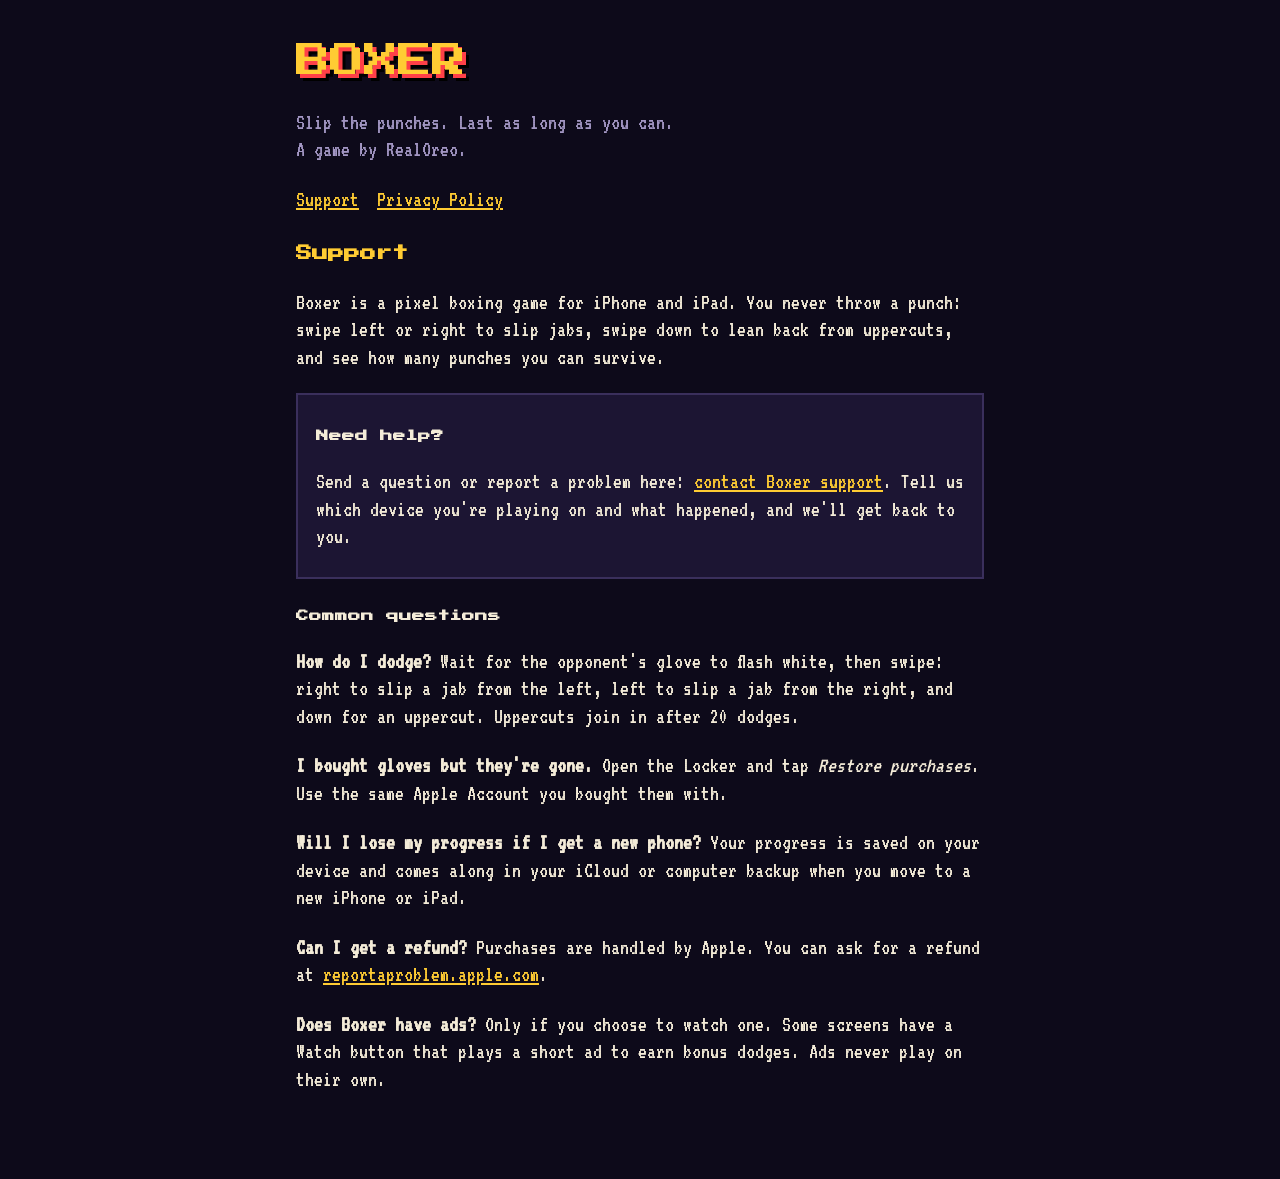
<file: boxer/index.html>
<!doctype html>
<html lang="en">
<head>
<meta charset="utf-8">
<meta name="viewport" content="width=device-width, initial-scale=1">
<title>Boxer Support</title>
<link rel="stylesheet" href="style.css">
</head>
<body>
<main>
  <a class="logo" href="./">BOXER</a>
  <p class="muted">Slip the punches. Last as long as you can.<br>A game by RealOreo.</p>
  <nav><a href="./">Support</a><a href="privacy.html">Privacy Policy</a></nav>

  <h1>Support</h1>
  <p>Boxer is a pixel boxing game for iPhone and iPad. You never throw a punch: swipe left or right to slip jabs, swipe down to lean back from uppercuts, and see how many punches you can survive.</p>

  <div class="card">
    <h2>Need help?</h2>
    <p>Send a question or report a problem here: <a href="https://github.com/rea10reo/rea10reo.github.io/issues/new">contact Boxer support</a>. Tell us which device you're playing on and what happened, and we'll get back to you.</p>
  </div>

  <h2>Common questions</h2>
  <p><b>How do I dodge?</b> Wait for the opponent's glove to flash white, then swipe: right to slip a jab from the left, left to slip a jab from the right, and down for an uppercut. Uppercuts join in after 20 dodges.</p>
  <p><b>I bought gloves but they're gone.</b> Open the Locker and tap <i>Restore purchases</i>. Use the same Apple Account you bought them with.</p>
  <p><b>Will I lose my progress if I get a new phone?</b> Your progress is saved on your device and comes along in your iCloud or computer backup when you move to a new iPhone or iPad.</p>
  <p><b>Can I get a refund?</b> Purchases are handled by Apple. You can ask for a refund at <a href="https://reportaproblem.apple.com">reportaproblem.apple.com</a>.</p>
  <p><b>Does Boxer have ads?</b> Only if you choose to watch one. Some screens have a Watch button that plays a short ad to earn bonus dodges. Ads never play on their own.</p>
</main>
</body>
</html>
</file>
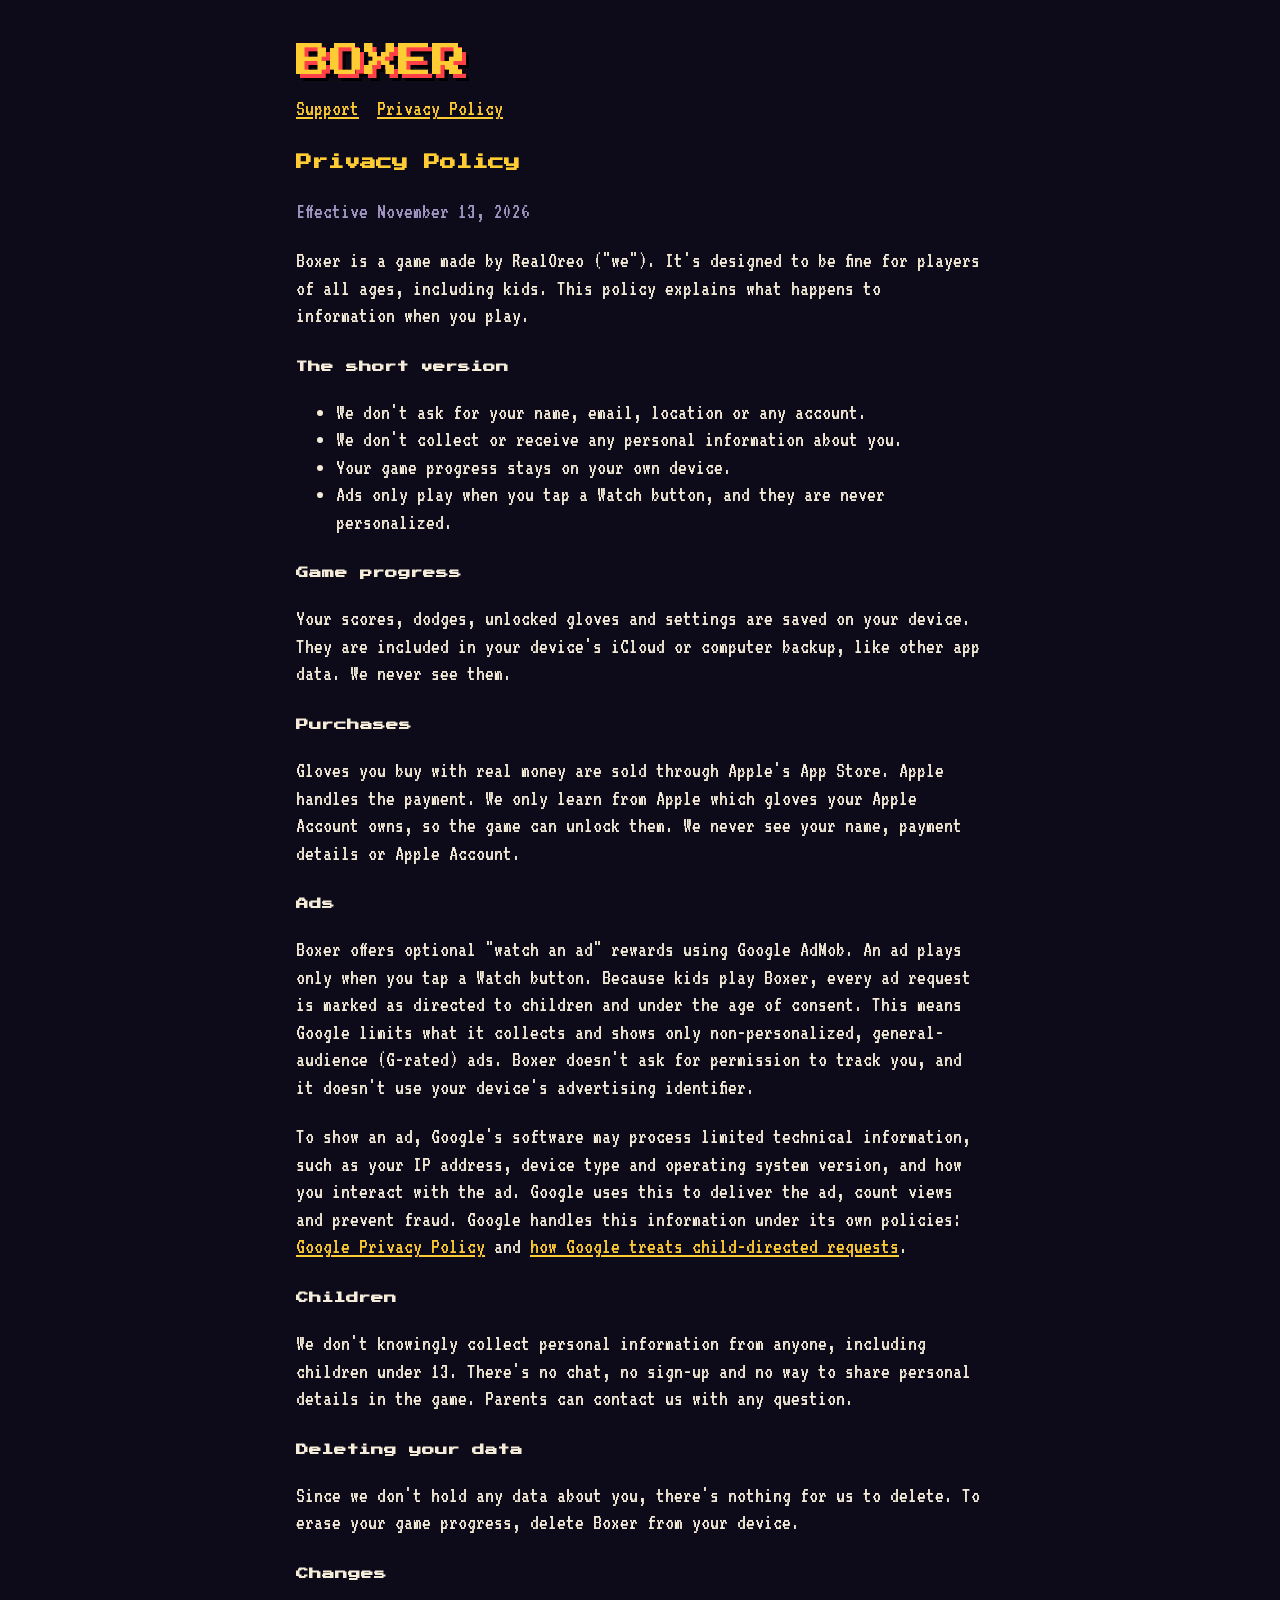
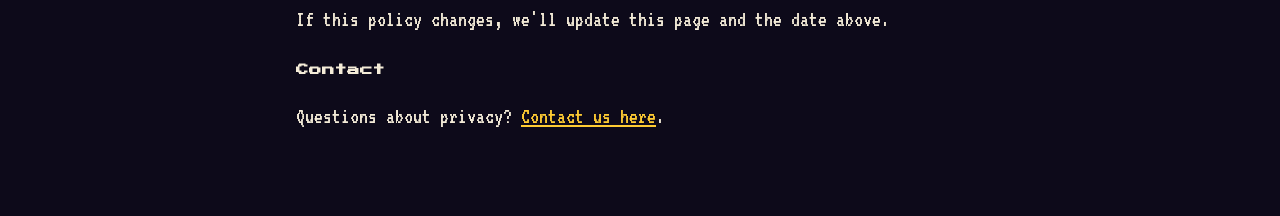
<file: boxer/privacy.html>
<!doctype html>
<html lang="en">
<head>
<meta charset="utf-8">
<meta name="viewport" content="width=device-width, initial-scale=1">
<title>Boxer Privacy Policy</title>
<link rel="stylesheet" href="style.css">
</head>
<body>
<main>
  <a class="logo" href="./">BOXER</a>
  <nav><a href="./">Support</a><a href="privacy.html">Privacy Policy</a></nav>

  <h1>Privacy Policy</h1>
  <p class="muted">Effective November 13, 2026</p>
  <p>Boxer is a game made by RealOreo ("we"). It's designed to be fine for players of all ages, including kids. This policy explains what happens to information when you play.</p>

  <h2>The short version</h2>
  <ul>
    <li>We don't ask for your name, email, location or any account.</li>
    <li>We don't collect or receive any personal information about you.</li>
    <li>Your game progress stays on your own device.</li>
    <li>Ads only play when you tap a Watch button, and they are never personalized.</li>
  </ul>

  <h2>Game progress</h2>
  <p>Your scores, dodges, unlocked gloves and settings are saved on your device. They are included in your device's iCloud or computer backup, like other app data. We never see them.</p>

  <h2>Purchases</h2>
  <p>Gloves you buy with real money are sold through Apple's App Store. Apple handles the payment. We only learn from Apple which gloves your Apple Account owns, so the game can unlock them. We never see your name, payment details or Apple Account.</p>

  <h2>Ads</h2>
  <p>Boxer offers optional "watch an ad" rewards using Google AdMob. An ad plays only when you tap a Watch button. Because kids play Boxer, every ad request is marked as directed to children and under the age of consent. This means Google limits what it collects and shows only non-personalized, general-audience (G-rated) ads. Boxer doesn't ask for permission to track you, and it doesn't use your device's advertising identifier.</p>
  <p>To show an ad, Google's software may process limited technical information, such as your IP address, device type and operating system version, and how you interact with the ad. Google uses this to deliver the ad, count views and prevent fraud. Google handles this information under its own policies:
    <a href="https://policies.google.com/privacy">Google Privacy Policy</a> and
    <a href="https://support.google.com/admob/answer/6223431">how Google treats child-directed requests</a>.</p>

  <h2>Children</h2>
  <p>We don't knowingly collect personal information from anyone, including children under 13. There's no chat, no sign-up and no way to share personal details in the game. Parents can contact us with any question.</p>

  <h2>Deleting your data</h2>
  <p>Since we don't hold any data about you, there's nothing for us to delete. To erase your game progress, delete Boxer from your device.</p>

  <h2>Changes</h2>
  <p>If this policy changes, we'll update this page and the date above.</p>

  <h2>Contact</h2>
  <p>Questions about privacy? <a href="https://github.com/rea10reo/rea10reo.github.io/issues/new">Contact us here</a>.</p>
</main>
</body>
</html>
</file>
<file: boxer/style.css>
@font-face{font-family:'Press Start 2P';src:url(PressStart2P.woff2) format('woff2')}
@font-face{font-family:'VT323';src:url(VT323.woff2) format('woff2')}
:root{--bg:#0d0a1a;--panel:#1c1533;--line:#3a2f5c;--ink:#f4ecd8;--muted:#a397c4;--gold:#ffcc33;--red:#ff4048;color-scheme:dark}
*{box-sizing:border-box}
body{margin:0;background:var(--bg);color:var(--ink);font-family:'VT323',ui-monospace,monospace;font-size:22px;line-height:1.25}
main{max-width:720px;margin:0 auto;padding:32px 16px 64px}
.logo{font-family:'Press Start 2P',monospace;font-size:34px;color:var(--gold);text-shadow:4px 4px 0 var(--red),7px 7px 0 #000;margin:8px 0 4px;text-decoration:none;display:inline-block}
h1{font-family:'Press Start 2P',monospace;font-size:16px;line-height:1.6;color:var(--gold);margin:28px 0 8px}
h2{font-family:'Press Start 2P',monospace;font-size:12px;line-height:1.6;color:var(--ink);margin:28px 0 6px}
p,li{color:var(--ink)} .muted{color:var(--muted)}
a{color:var(--gold)}
.card{background:var(--panel);border:2px solid var(--line);padding:4px 18px;margin:16px 0}
nav{display:flex;gap:18px;margin-top:8px}
</file>
